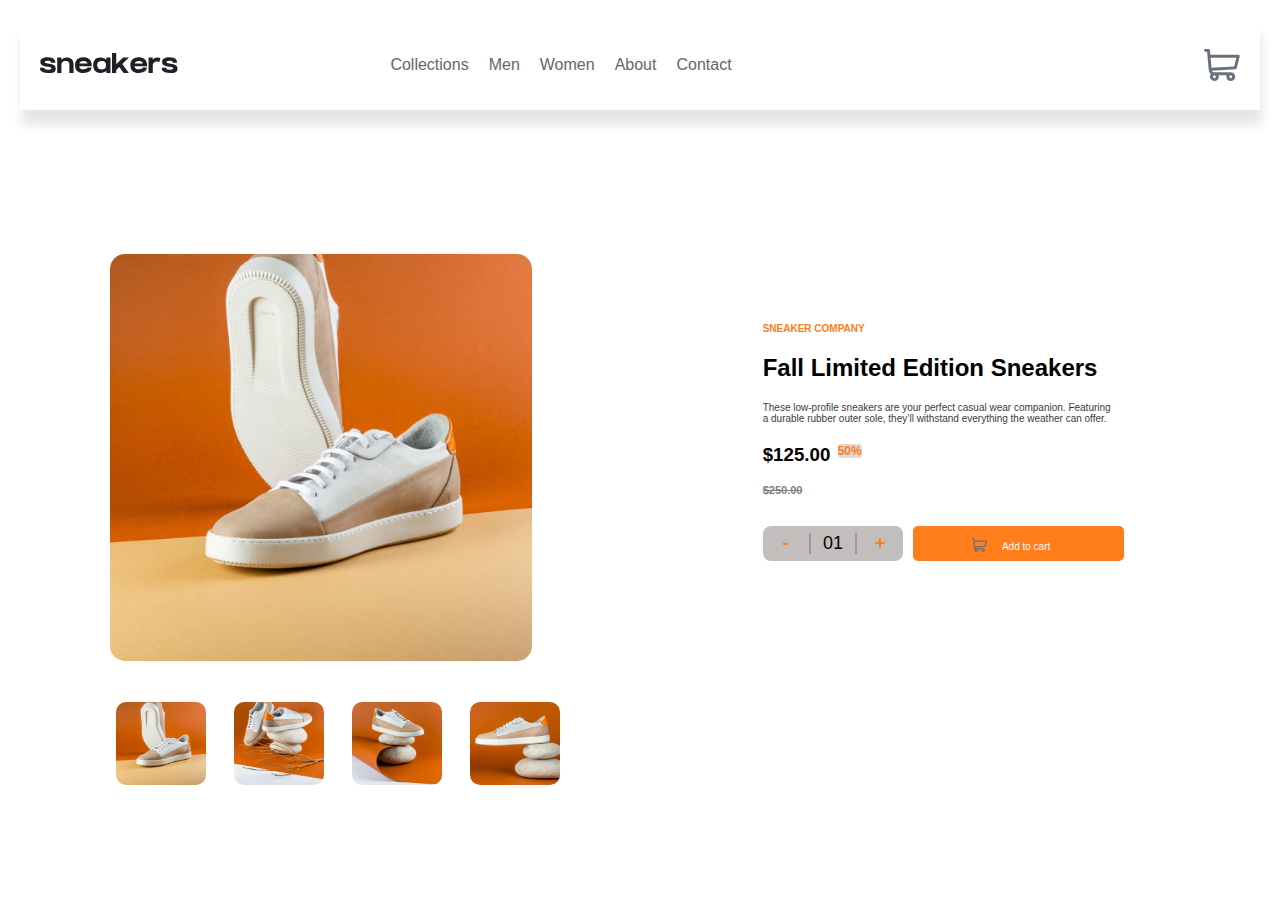
<file: index.html>
<!DOCTYPE html>
<html lang="en">
<head>
  <meta charset="UTF-8">
  <meta name="viewport" content="width=device-width, initial-scale=1.0"> <!-- displays site properly based on user's device -->

  <link rel="icon" type="image/png" sizes="32x32" href="./images/favicon-32x32.png">
  
  <title>E-commerce product page</title>
  <link rel="stylesheet" href="index.css">

  <!-- Feel free to remove these styles or customise in your own stylesheet 👍 -->
  <style>
    .attribution { font-size: 11px; text-align: center; }
    .attribution a { color: hsl(228, 45%, 44%); }
  </style>
</head>
<body>
  <header>
    <div class="first">
      <img src="images/icon-menu.svg" alt="menu icon" id="menu">
      <img src="images/logo.svg" alt="logo sneakers" class="sneakers">
 
    </div>
    <div class="nav-div" >
      <nav class="nav" id="nav-1">
        <button id="close">
          <img src="images/icon-close.svg" alt="close menu" >
        </button>
        <ul>
          <li><a href="#">Collections</a></li>
          <li><a href="#">Men</a></li>
          <li><a href="#">Women</a></li>
          <li><a href="#">About</a></li>
          <li><a href="#">Contact</a></li>
        </ul>
      </nav>
    </div>

    <img src="images/icon-cart.svg" alt="cart icon" class="cart">
  </header>
     <main>
      <div class="slideshow" id="slideshow">
        <img src="images/image-product-1-thumbnail.jpg" alt="p1th">
        <img src="images/image-product-2-thumbnail.jpg" alt="p2th">
        <img src="images/image-product-3-thumbnail.jpg" alt="p3th">
        <img src="images/image-product-4-thumbnail.jpg" alt="p4th">
      </div>
      
      <div class="container">
        <div class="shoe-image">
          <img src="images/image-product-1.jpg" alt="product one">
          <div class="img-container">
            <div class="shoe-child" id="shoe-child">
             <div class="button-wrapper">
              <button id="prev" class="button"> < </button>
                <img  src="images/image-product-1.jpg" alt="product one" id="key-one">
            
              
                <img  src="images/image-product-2.jpg" alt="product two">
              
            
                <img  src="images/image-product-3.jpg" alt="product three">
              
              
                <img  src="images/image-product-4.jpg" alt="product four">
                <button id="next" class="button"> > </button>
             </div> 
            </div>
          </div>
        </div>
        

        <div class="content">
         <h1> Sneaker Company</h1>

         <h2> Fall Limited Edition Sneakers</h2>

         <p>
          These low-profile sneakers are your perfect casual wear companion. Featuring a 
          durable rubber outer sole, they’ll withstand everything the weather can offer.
         </p>

         <span>
          <h3> $125.00</h3> 
          <h4>$250.00</h4>
          <h5>50%</h5>
         </span>


         <div class="adding">
          <div class="wrapper">
            <span class="minus" id="minus">-</span>
            <span class="num" id="num">01</span>
            <span class="addition" id="plus">+</span>
 
          </div>
         <a href="login.html" target="_self" id="anchor-1"><button type="submit"><img src="images/icon-cart.svg" alt="cart icon" class="img-cart">Add to cart</button>
         </a> 
         </div>
         </div>
        
      </div>
    
     </main>

     <script src="index.js"></script>

</body>
</html>
</file>
<file: index.css>
*{
    box-sizing: border-box;


}
body{
    margin: 20px;
    font-family: Arial, sans-serif; 

    
}
header{
    display: flex;
    justify-content: space-between;
    background-color: hsl(0, 0%, 100%);
    box-shadow: 2px 15px 10px rgba(0, 0, 0, 0.1);
    padding: 20px;
    width: 100%;
    align-items: center;
}

.cart{
    width: 3%;
}
    
.nav-div{
    margin-right: 25%;
    display: flex;
    align-items: center;

    
}
.nav-div nav ul{
    display: flex;
    list-style: none;
}
.nav-div nav ul li{
    margin:0 10px  ;
}

.nav-div nav ul li a{
    justify-content: space-between;
    text-decoration: none;
    color:#666;
    transition: color 0.3s;
    
}

.nav-div nav ul li a:hover {
    color: #333;
  }
  main{
    width: 100%;

  }
  .button {
  background-color: #f1f1f1;
  border: none;
  color: #333;
  padding: 10px 10px ;
  text-align: center;
  text-decoration: none;
  display: inline-block;
  font-size: 12px;
  margin: 4px 2px;
  cursor: pointer;
  border-radius: 20px;
  display: none;
  align-items: center;
  width: 2%;
}

.button:hover {
  background-color: #ddd;
  color: black;
}
.container{
    display: flex;
    width: 100%;
    flex: 1;
    margin: 20px 40px 40px;
    

}
.slideshow{
    display: none;
}
.img-container{
    display: block;
    margin-top: 10%;
    width: 100%;
    
}
.shoe-image{
   width: 100%;
   margin-top: 10%;
   

   
}
.shoe-image img{
    width: 60%;
    border-radius: 15px;
    height: 70%;
    margin-left: 50px;
    display: block;
}
.shoe-image .active{
    display: block;
}
.shoe-child{
    display: flex;
    width: 80%;
    flex-direction: row;
    margin-left: 4%;
    margin-top: -30px;
    
}
.button-wrapper{
    display: flex;
    
}
.shoe-child img{
    width: 16%;
    border-radius: 10px;
    align-items: center;
    margin-left: 5%;
    margin-bottom: 30px;
    

    
}
.shoe-child img:hover{
    border: solid 2px hsla(26, 100%, 55%);
    background-color: hsla(0, 4%, 60%, 0.2);

    
}

.content{
    display: block;
    width: 50%;
    margin-top: 15%;
    margin-right: 15%;
    
}

.content h1{
    text-transform: uppercase;
    font-size: 10px;
    color: hsl(26, 100%, 55%);
    margin-bottom: 10px;
}
.content h2{
    font-weight: 900;
    margin-bottom: 20px;
}
.content p{
    font-size: 10px;
    color: rgb(60, 59, 59);
    margin-bottom: 20px;
}
span{
    position: relative;
}
h4{
    color: gray;
    text-decoration: line-through;
    margin-top: 3px;
    font-size: 11px;
}
 span h5{
  position: absolute;
  bottom: 18px;
  left: 75px;
  color: hsl(26, 100%, 55%);
  background-color: hsl(22, 14%, 85%);
  text-align: center;
  font-size: 12px;
  border-radius: 3px;
}

.adding{
    margin-top: 30px;
    display: flex;
    justify-content: space-between;
}
.wrapper{
    background-color: rgb(195, 190, 190);
    min-width: 40%;
    border-radius: 8px;
    display: flex;
    align-items: center;
    justify-content: center;

}
.wrapper span{
    justify-content: space-between;
    font-size: 18px;
    width: 100%;
    text-align: center;
    
}
.num{
    border-right: 2px solid rgba(0, 0, 0, 0.2);
    border-left: 2px solid rgba(0, 0, 0, 0.2);
}
.addition{
   
    color: hsl(26, 100%, 55%);
    font-weight: 900;
}
.minus{
    
    color:hsl(26, 100%, 55%); 
    font-weight: 900;
}
#menu {
    display: none;
}
#close{
    display: none;;
}
#anchor-1{
    width: 100%;
}

.adding button{
    width: 100%;
    margin-left: 10px;
    background-color: hsl(26, 100%, 55%);
    border: none;
    height: 35px;
    border-radius: 5px;
    color: white;
    font-size: 10px;
    text-align: center;
}
.img-cart{
    position: relative;
    right: 15px;
    width: 15px;
    top: 2px;
}
@media screen  and (max-width:600px){


     .container{
        display: block;
        width: 100%;
        margin: 0px auto;
     }
  .button{
    display: block;
  }
  .slideshow{
    display: none;
}
  .button-wrapper{
    width: 100%;
    position: relative;
  }
     #prev{
        display: block;
        position: absolute;
        top: 45%;
    }
    #next{
        display: block;
        position: absolute;
        left: 91%;
        top: 45%;
        float: inline-end;
    }
  .nav{
    display: none;
  }
  .first :last-child{
    margin-left: 18%;
  }
  .first :first-child{
     position: relative;
     top: 20px;
  }
 
  .img-container{
    margin: 0;
  }
   .cart{
    width: 10%;
    margin-top: 15px;
   }
   .shoe-image{
    width: 100%;
    
   }
   .shoe-image img{
    width: 100%;
    border-radius: 0px;
    margin-left: 0px;
    display: none;
    
   }
   .slideshow{
    display: none;
   }
   .shoe-child{
    width: 100%;
    align-items: center;
    margin-left: 0%;
   }
   .shoe-child img:hover{
    border: none;
    background-color: none;
   }

 
   .content{
    display: block;
    width: 100%; 
    align-items: center;   
    }
   #menu{
    display: block;
   }
   .adding{
    width: 100%;
    height: 100%;
    display: block;
   }
   span{
    display: flex;
    justify-content: space-between;
    align-items: center;
    text-align: center;
   }
   span h5{
    top: 5%;
    left: 40%;
   }
   span h4{
    position: relative;
    top: 5px;
   }
   .adding{
    width: 100%;
    display: block;
   }
   .wrapper{
    width: 100%;
   }
   .wrapper span{
    width: 100%;
    background-color: rgb(211, 205, 205);
    height: 35px;
    justify-content: center;
    border-radius: 5px;

   }
   .num{
    border-right:none;
    border-left:none;
}
#close{
    float: right;
    border: none;

}
   
    
   .adding button{
    width: 100%;
    margin-top: 30px;

   }
   .nav{
    position: fixed;
    top:0;
    left: 0;
    bottom: 0;
    right: 50%;
    z-index: 1000;
    background-color: whitesmoke;
	-webkit-animation: slide-in-tl 0.5s cubic-bezier(0.250, 0.460, 0.450, 0.940) both;
	        animation: slide-in-tl 0.5s cubic-bezier(0.250, 0.460, 0.450, 0.940) both;

}
.nav ul{
    flex-direction: column;

    gap: 30px;
}

 @-webkit-keyframes nav{
    0% {
      -webkit-transform: translateY(-1000px) translateX(-1000px);
              transform: translateY(-1000px) translateX(-1000px);
      opacity: 0;
    }
    100% {
      -webkit-transform: translateY(0) translateX(0);
              transform: translateY(0) translateX(0);
      opacity: 1;
    }
  }
  @keyframes slide-in-tl {
    0% {
      -webkit-transform: translateY(-1000px) translateX(-1000px);
              transform: translateY(-1000px) translateX(-1000px);
      opacity: 0;
    }
    100% {
      -webkit-transform: translateY(0) translateX(0);
              transform: translateY(0) translateX(0);
      opacity: 1;
    }
  }
  

   
}
</file>
